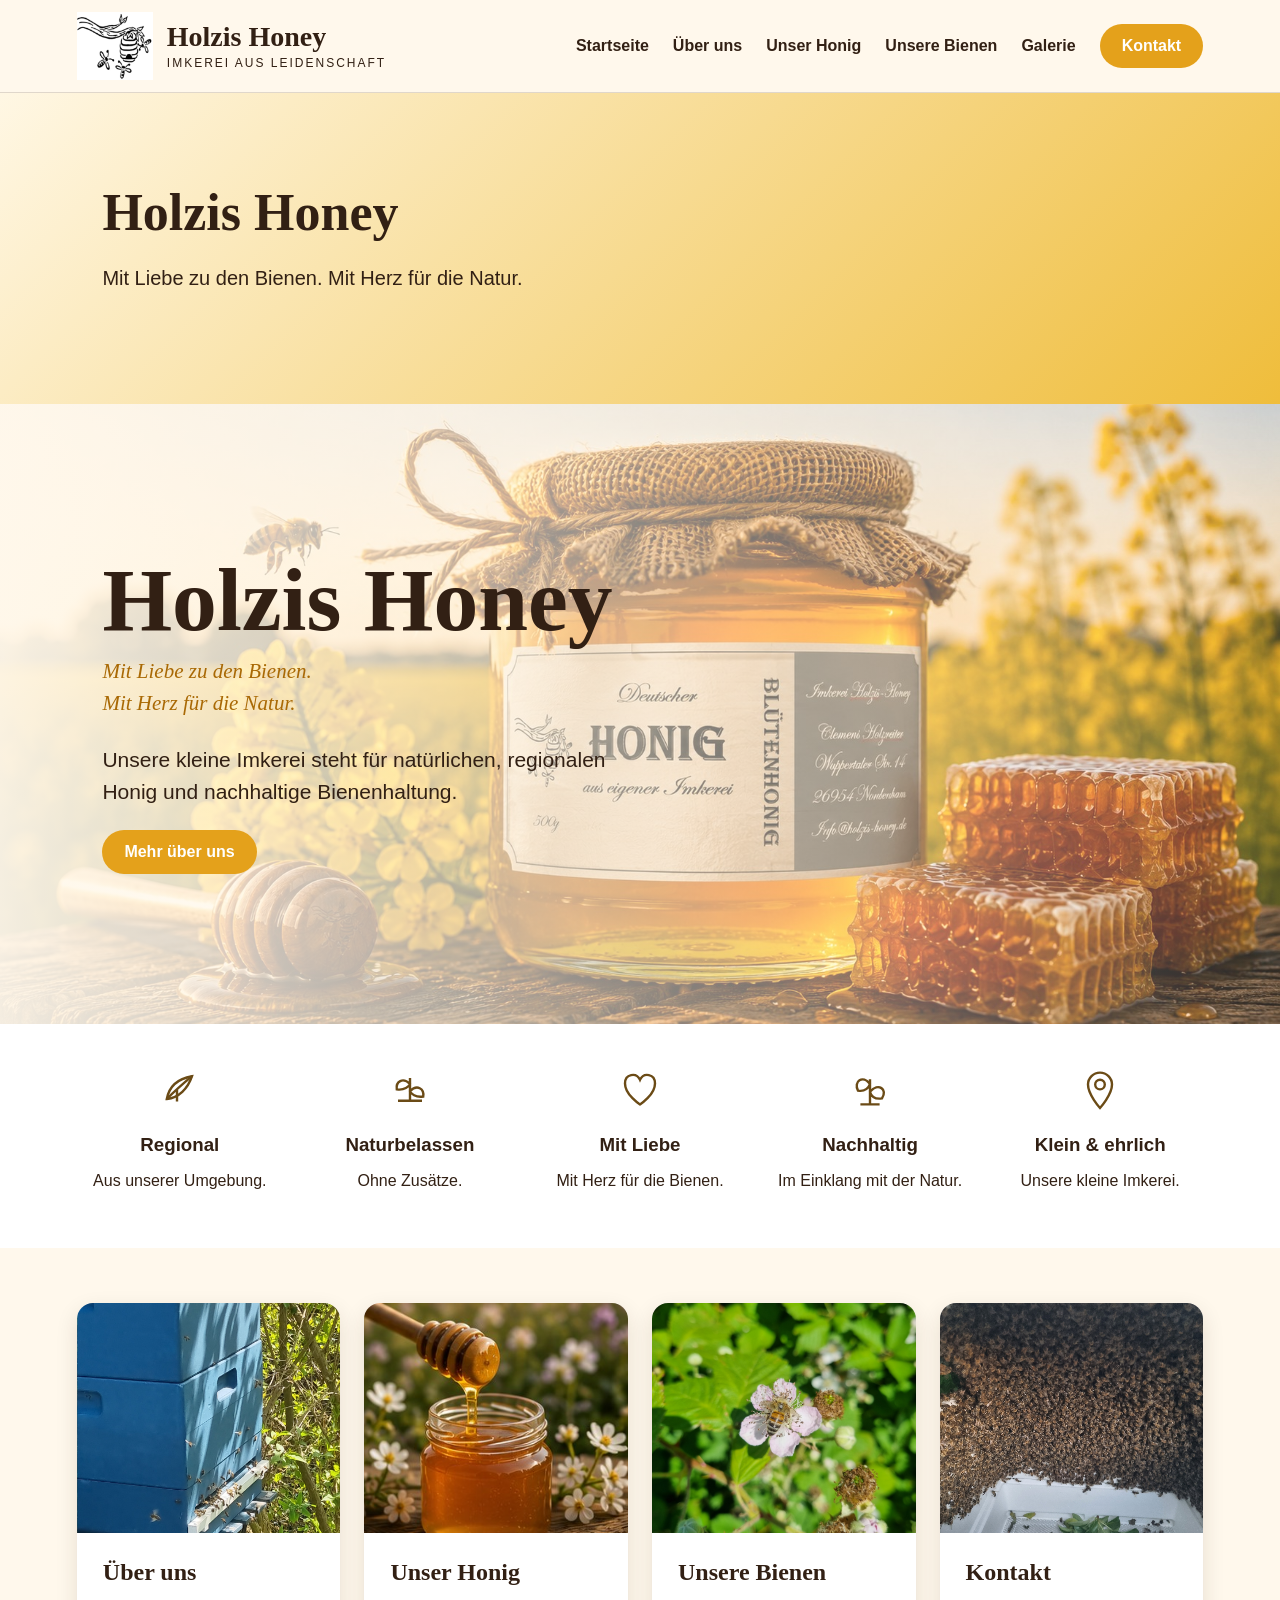
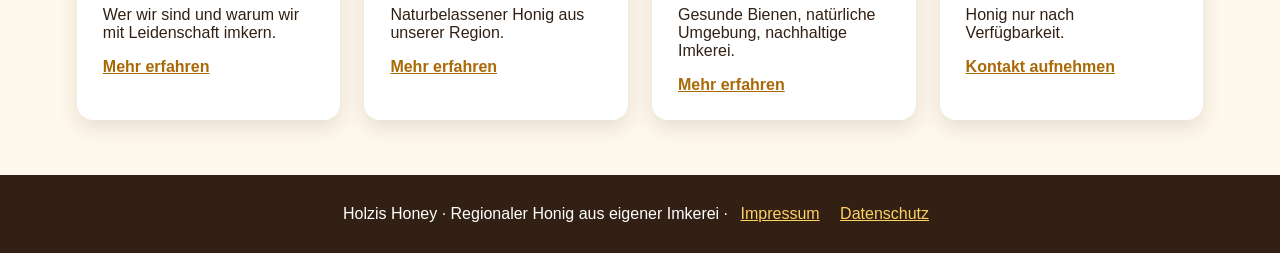
<file: index.html>
<!DOCTYPE html><html lang="de"><head><meta charset="UTF-8"><meta name="viewport" content="width=device-width, initial-scale=1.0"><title>Holzis Honey – Holzis Honey</title><link rel="stylesheet" href="css/style.css"></head><body>
<header><a class="logo-wrap" href="index.html"><img src="bilder/logo-holzis-honey.png" alt="Holzis Honey Logo"><div class="logo-text"><strong>Holzis Honey</strong><span>Imkerei aus Leidenschaft</span></div></a><nav><a href="index.html">Startseite</a><a href="ueber-uns.html">Über uns</a><a href="honig.html">Unser Honig</a><a href="bienen.html">Unsere Bienen</a><a href="galerie.html">Galerie</a><a class="btn" href="kontakt.html">Kontakt</a></nav></header>
<section class="page-hero"><h1>Holzis Honey</h1><p>Mit Liebe zu den Bienen. Mit Herz für die Natur.</p></section><section class="hero"><div><h1>Holzis Honey</h1><p class="script">Mit Liebe zu den Bienen.<br>Mit Herz für die Natur.</p><p>Unsere kleine Imkerei steht für natürlichen, regionalen Honig und nachhaltige Bienenhaltung.</p><a class="btn" href="ueber-uns.html">Mehr über uns</a></div></section><section class="values"><div class="value"><img src="icons/regional.svg"><h3>Regional</h3><p>Aus unserer Umgebung.</p></div><div class="value"><img src="icons/natur.svg"><h3>Naturbelassen</h3><p>Ohne Zusätze.</p></div><div class="value"><img src="icons/liebe.svg"><h3>Mit Liebe</h3><p>Mit Herz für die Bienen.</p></div><div class="value"><img src="icons/nachhaltig.svg"><h3>Nachhaltig</h3><p>Im Einklang mit der Natur.</p></div><div class="value"><img src="icons/standort.svg"><h3>Klein & ehrlich</h3><p>Unsere kleine Imkerei.</p></div></section><section class="cards"><article class="card"><div class="card-img img-ueber"></div><div class="card-body"><h2>Über uns</h2><p>Wer wir sind und warum wir mit Leidenschaft imkern.</p><a href="ueber-uns.html">Mehr erfahren</a></div></article><article class="card"><div class="card-img img-honig"></div><div class="card-body"><h2>Unser Honig</h2><p>Naturbelassener Honig aus unserer Region.</p><a href="honig.html">Mehr erfahren</a></div></article><article class="card"><div class="card-img img-bienen"></div><div class="card-body"><h2>Unsere Bienen</h2><p>Gesunde Bienen, natürliche Umgebung, nachhaltige Imkerei.</p><a href="bienen.html">Mehr erfahren</a></div></article><article class="card"><div class="card-img img-kontakt"></div><div class="card-body"><h2>Kontakt</h2><p>Honig nur nach Verfügbarkeit.</p><a href="kontakt.html">Kontakt aufnehmen</a></div></article></section>
<footer>Holzis Honey · Regionaler Honig aus eigener Imkerei · <a href="impressum.html">Impressum</a> <a href="datenschutz.html">Datenschutz</a></footer></body></html>
</file>
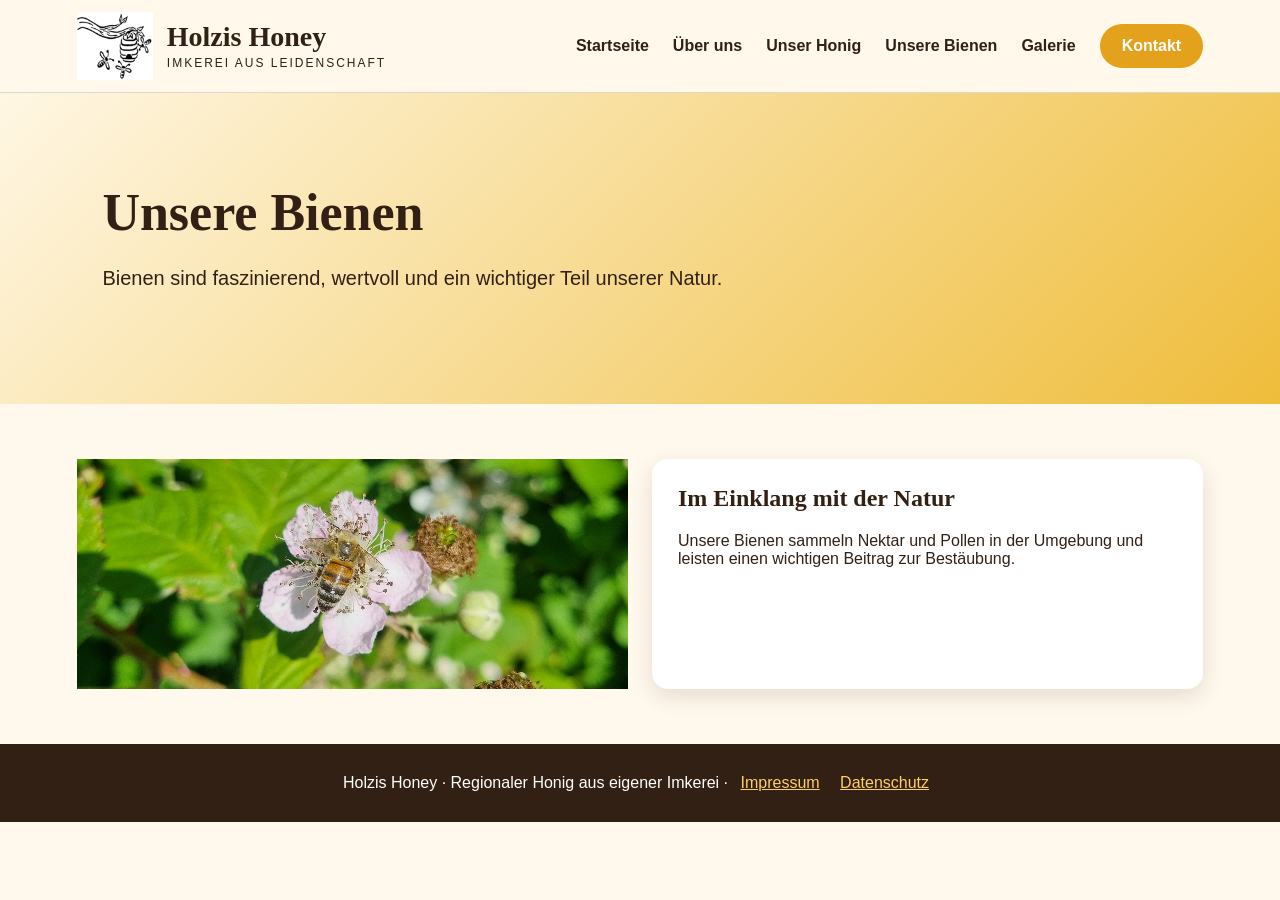
<file: bienen.html>
<!DOCTYPE html><html lang="de"><head><meta charset="UTF-8"><meta name="viewport" content="width=device-width, initial-scale=1.0"><title>Unsere Bienen – Holzis Honey</title><link rel="stylesheet" href="css/style.css"></head><body>
<header><a class="logo-wrap" href="index.html"><img src="bilder/logo-holzis-honey.png" alt="Holzis Honey Logo"><div class="logo-text"><strong>Holzis Honey</strong><span>Imkerei aus Leidenschaft</span></div></a><nav><a href="index.html">Startseite</a><a href="ueber-uns.html">Über uns</a><a href="honig.html">Unser Honig</a><a href="bienen.html">Unsere Bienen</a><a href="galerie.html">Galerie</a><a class="btn" href="kontakt.html">Kontakt</a></nav></header>
<section class="page-hero"><h1>Unsere Bienen</h1><p>Bienen sind faszinierend, wertvoll und ein wichtiger Teil unserer Natur.</p></section><section class="content-grid"><div class="content-img img-bienen"></div><div class="panel"><h2>Im Einklang mit der Natur</h2><p>Unsere Bienen sammeln Nektar und Pollen in der Umgebung und leisten einen wichtigen Beitrag zur Bestäubung.</p></div></section>
<footer>Holzis Honey · Regionaler Honig aus eigener Imkerei · <a href="impressum.html">Impressum</a> <a href="datenschutz.html">Datenschutz</a></footer></body></html>
</file>
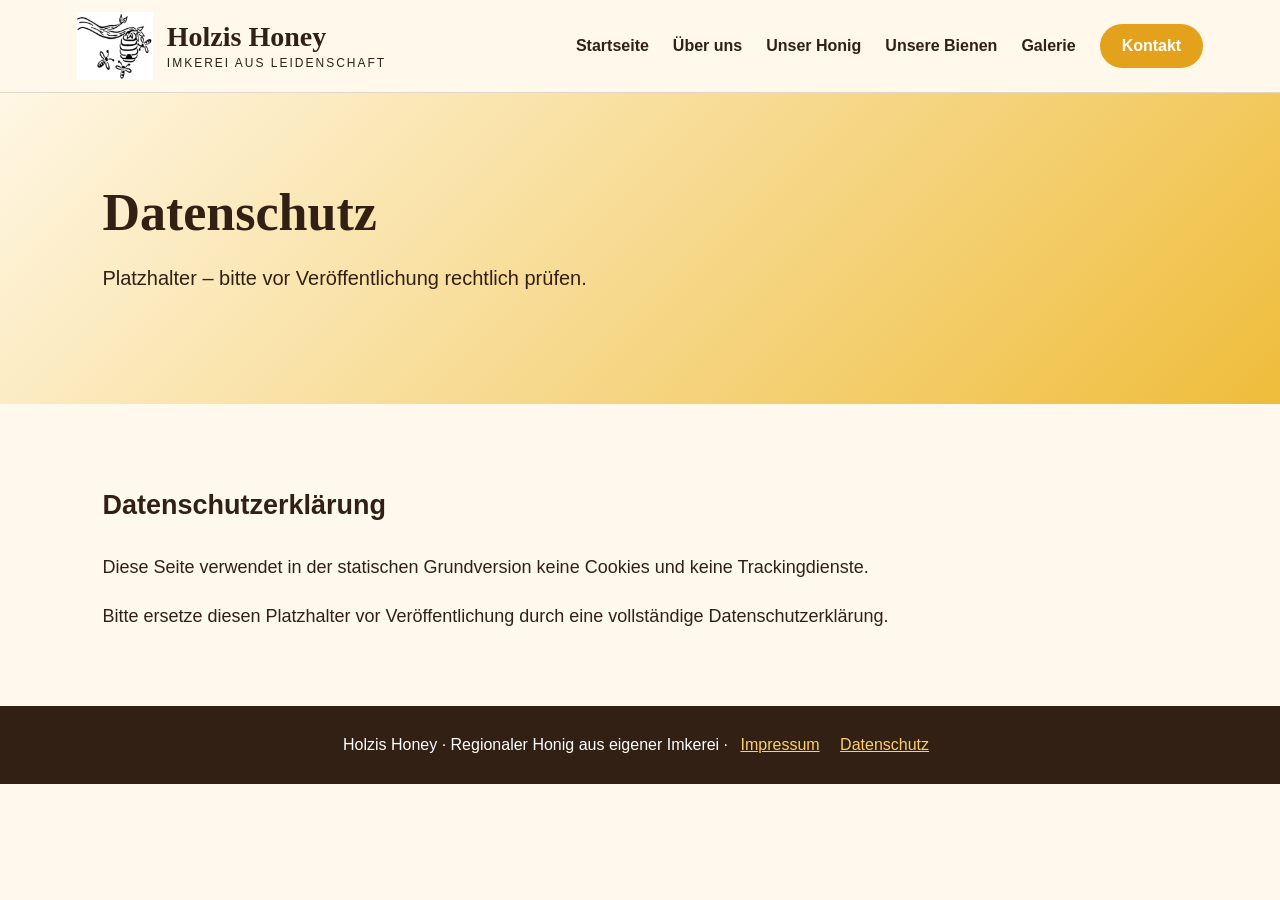
<file: datenschutz.html>
<!DOCTYPE html><html lang="de"><head><meta charset="UTF-8"><meta name="viewport" content="width=device-width, initial-scale=1.0"><title>Datenschutz – Holzis Honey</title><link rel="stylesheet" href="css/style.css"></head><body>
<header><a class="logo-wrap" href="index.html"><img src="bilder/logo-holzis-honey.png" alt="Holzis Honey Logo"><div class="logo-text"><strong>Holzis Honey</strong><span>Imkerei aus Leidenschaft</span></div></a><nav><a href="index.html">Startseite</a><a href="ueber-uns.html">Über uns</a><a href="honig.html">Unser Honig</a><a href="bienen.html">Unsere Bienen</a><a href="galerie.html">Galerie</a><a class="btn" href="kontakt.html">Kontakt</a></nav></header>
<section class="page-hero"><h1>Datenschutz</h1><p>Platzhalter – bitte vor Veröffentlichung rechtlich prüfen.</p></section><section class="text-section"><h2>Datenschutzerklärung</h2><p>Diese Seite verwendet in der statischen Grundversion keine Cookies und keine Trackingdienste.</p><p>Bitte ersetze diesen Platzhalter vor Veröffentlichung durch eine vollständige Datenschutzerklärung.</p></section>
<footer>Holzis Honey · Regionaler Honig aus eigener Imkerei · <a href="impressum.html">Impressum</a> <a href="datenschutz.html">Datenschutz</a></footer></body></html>
</file>
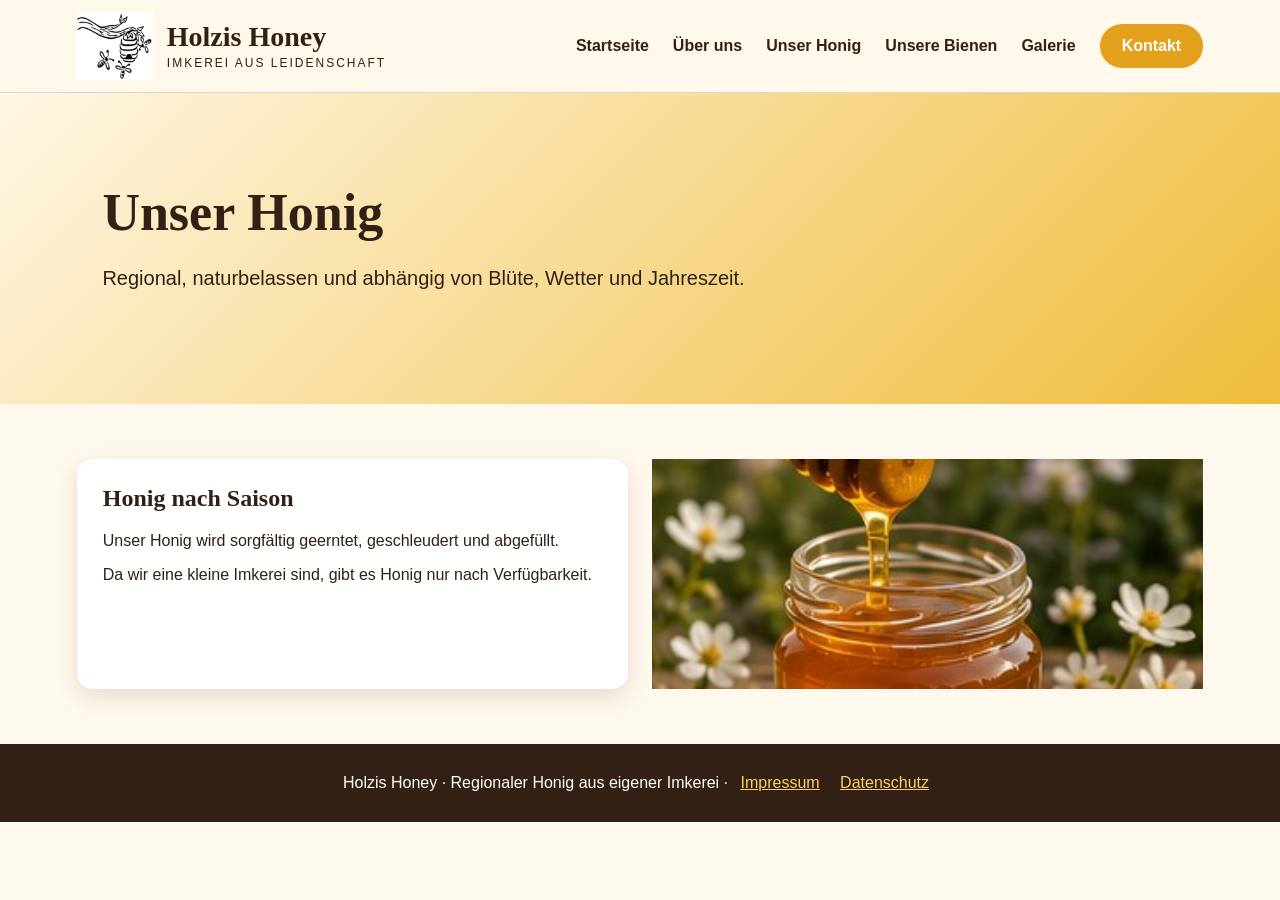
<file: honig.html>
<!DOCTYPE html><html lang="de"><head><meta charset="UTF-8"><meta name="viewport" content="width=device-width, initial-scale=1.0"><title>Unser Honig – Holzis Honey</title><link rel="stylesheet" href="css/style.css"></head><body>
<header><a class="logo-wrap" href="index.html"><img src="bilder/logo-holzis-honey.png" alt="Holzis Honey Logo"><div class="logo-text"><strong>Holzis Honey</strong><span>Imkerei aus Leidenschaft</span></div></a><nav><a href="index.html">Startseite</a><a href="ueber-uns.html">Über uns</a><a href="honig.html">Unser Honig</a><a href="bienen.html">Unsere Bienen</a><a href="galerie.html">Galerie</a><a class="btn" href="kontakt.html">Kontakt</a></nav></header>
<section class="page-hero"><h1>Unser Honig</h1><p>Regional, naturbelassen und abhängig von Blüte, Wetter und Jahreszeit.</p></section><section class="content-grid"><div class="panel"><h2>Honig nach Saison</h2><p>Unser Honig wird sorgfältig geerntet, geschleudert und abgefüllt.</p><p>Da wir eine kleine Imkerei sind, gibt es Honig nur nach Verfügbarkeit.</p></div><div class="content-img img-honig"></div></section>
<footer>Holzis Honey · Regionaler Honig aus eigener Imkerei · <a href="impressum.html">Impressum</a> <a href="datenschutz.html">Datenschutz</a></footer></body></html>
</file>
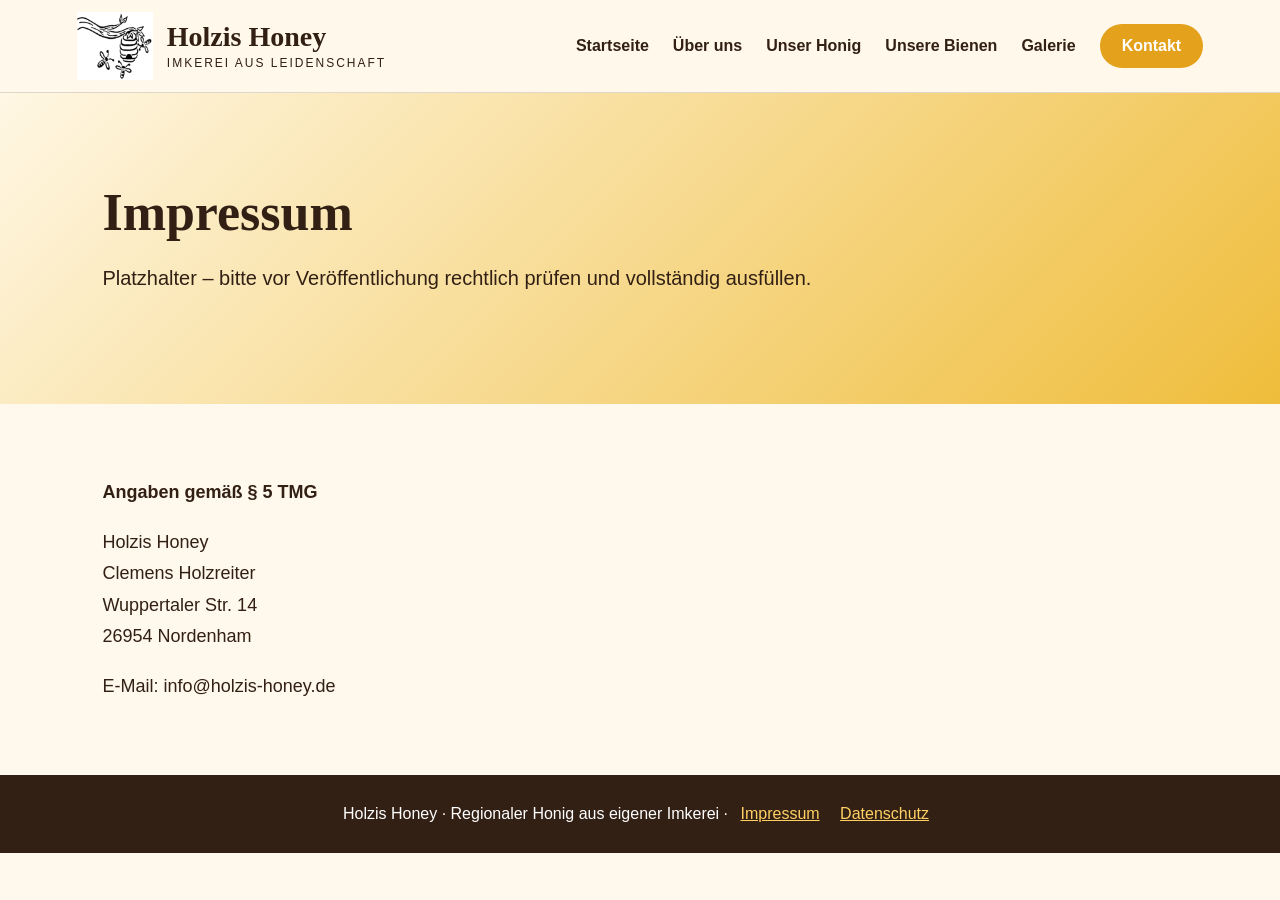
<file: impressum.html>
<!DOCTYPE html><html lang="de"><head><meta charset="UTF-8"><meta name="viewport" content="width=device-width, initial-scale=1.0"><title>Impressum – Holzis Honey</title><link rel="stylesheet" href="css/style.css"></head><body>
<header><a class="logo-wrap" href="index.html"><img src="bilder/logo-holzis-honey.png" alt="Holzis Honey Logo"><div class="logo-text"><strong>Holzis Honey</strong><span>Imkerei aus Leidenschaft</span></div></a><nav><a href="index.html">Startseite</a><a href="ueber-uns.html">Über uns</a><a href="honig.html">Unser Honig</a><a href="bienen.html">Unsere Bienen</a><a href="galerie.html">Galerie</a><a class="btn" href="kontakt.html">Kontakt</a></nav></header>
<section class="page-hero"><h1>Impressum</h1><p>Platzhalter – bitte vor Veröffentlichung rechtlich prüfen und vollständig ausfüllen.</p></section><section class="text-section"><p><strong>Angaben gemäß § 5 TMG</strong></p><p>Holzis Honey<br>Clemens Holzreiter<br>Wuppertaler Str. 14<br>26954 Nordenham</p><p>E-Mail: info@holzis-honey.de</p></section>
<footer>Holzis Honey · Regionaler Honig aus eigener Imkerei · <a href="impressum.html">Impressum</a> <a href="datenschutz.html">Datenschutz</a></footer></body></html>
</file>
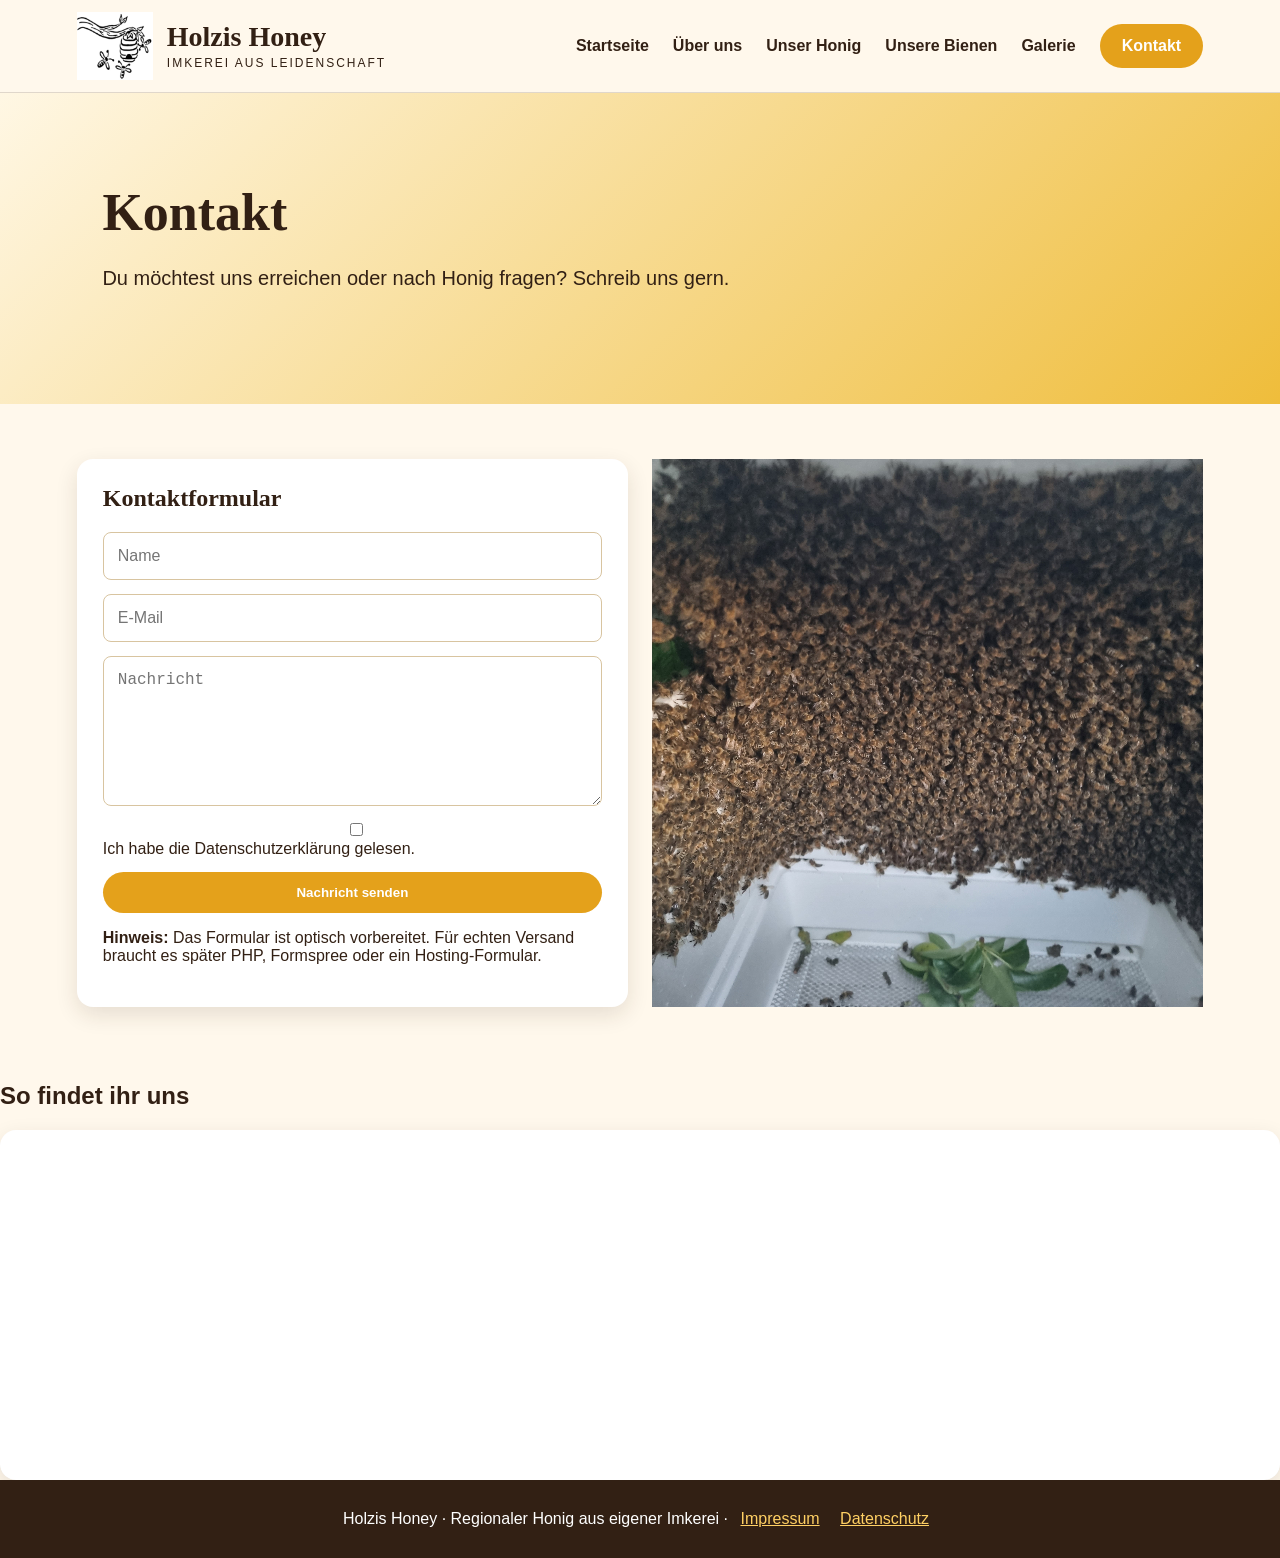
<file: kontakt.html>
<!DOCTYPE html><html lang="de"><head><meta charset="UTF-8"><meta name="viewport" content="width=device-width, initial-scale=1.0"><title>Kontakt – Holzis Honey</title><link rel="stylesheet" href="css/style.css"></head><body>
<header><a class="logo-wrap" href="index.html"><img src="bilder/logo-holzis-honey.png" alt="Holzis Honey Logo"><div class="logo-text"><strong>Holzis Honey</strong><span>Imkerei aus Leidenschaft</span></div></a><nav><a href="index.html">Startseite</a><a href="ueber-uns.html">Über uns</a><a href="honig.html">Unser Honig</a><a href="bienen.html">Unsere Bienen</a><a href="galerie.html">Galerie</a><a class="btn" href="kontakt.html">Kontakt</a></nav></header>
<section class="page-hero"><h1>Kontakt</h1><p>Du möchtest uns erreichen oder nach Honig fragen? Schreib uns gern.</p></section><section class="content-grid"><div class="panel"><h2>Kontaktformular</h2><form><input type="text" placeholder="Name" required><input type="email" placeholder="E-Mail" required><textarea placeholder="Nachricht"></textarea><label><input type="checkbox" required> Ich habe die Datenschutzerklärung gelesen.</label><button class="btn" type="submit">Nachricht senden</button></form><p><strong>Hinweis:</strong> Das Formular ist optisch vorbereitet. Für echten Versand braucht es später PHP, Formspree oder ein Hosting-Formular.</p></div><div class="content-img img-kontakt"></div></section>
<section class="location-section">
<h2 class="map-title">So findet ihr uns</h2>
<div class="map"><div class="map">
<iframe src="https://www.google.com/maps/embed?pb=!1m18!1m12!1m3!1d2374.0447904439025!2d8.469097143594375!3d53.4855295037929!2m3!1f0!2f0!3f0!3m2!1i1024!2i768!4f13.1!3m3!1m2!1s0x47b6b90ffb6b7ec3%3A0xe35714eed0188867!2sHolzis-Honey!5e0!3m2!1sde!2sde!4v1781005192734!5m2!1sde!2sde" width="600" height="450" style="border:0;" allowfullscreen="" loading="lazy" referrerpolicy="no-referrer-when-downgrade"></iframe></div></section>
<footer>Holzis Honey · Regionaler Honig aus eigener Imkerei · <a href="impressum.html">Impressum</a> <a href="datenschutz.html">Datenschutz</a></footer></body></html>
</file>
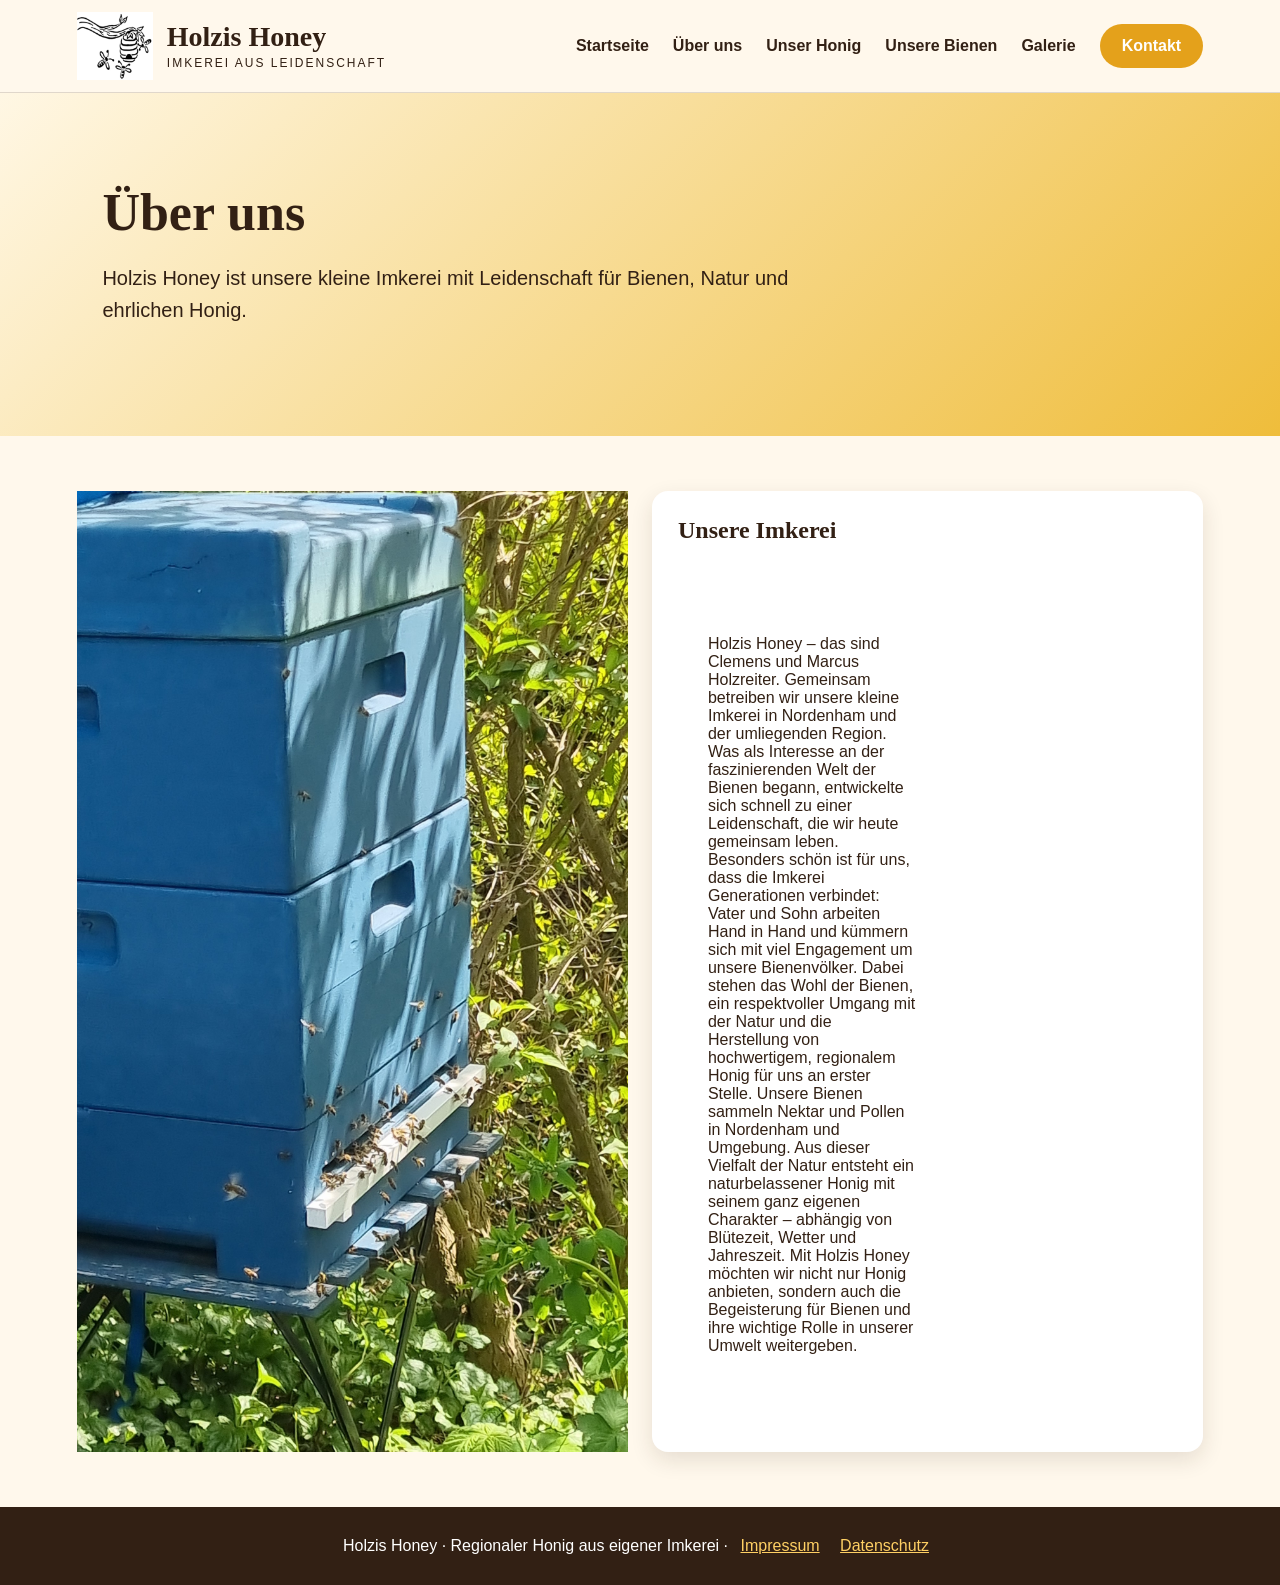
<file: ueber-uns.html>
<!DOCTYPE html><html lang="de"><head><meta charset="UTF-8"><meta name="viewport" content="width=device-width, initial-scale=1.0"><title>Über uns – Holzis Honey</title><link rel="stylesheet" href="css/style.css"></head><body>
<header><a class="logo-wrap" href="index.html"><img src="bilder/logo-holzis-honey.png" alt="Holzis Honey Logo"><div class="logo-text"><strong>Holzis Honey</strong><span>Imkerei aus Leidenschaft</span></div></a><nav><a href="index.html">Startseite</a><a href="ueber-uns.html">Über uns</a><a href="honig.html">Unser Honig</a><a href="bienen.html">Unsere Bienen</a><a href="galerie.html">Galerie</a><a class="btn" href="kontakt.html">Kontakt</a></nav></header>
<section class="page-hero"><h1>Über uns</h1><p>Holzis Honey ist unsere kleine Imkerei mit Leidenschaft für Bienen, Natur und ehrlichen Honig.</p></section><section class="content-grid"><div class="content-img img-ueber"></div><div class="panel"><h2>Unsere Imkerei</h2><section class="content-grid">
    <p>
      Holzis Honey – das sind Clemens und Marcus Holzreiter.

      Gemeinsam betreiben wir unsere kleine Imkerei in Nordenham und der umliegenden Region.
      Was als Interesse an der faszinierenden Welt der Bienen begann, entwickelte sich schnell
      zu einer Leidenschaft, die wir heute gemeinsam leben.
      Besonders schön ist für uns, dass die Imkerei Generationen verbindet:
      Vater und Sohn arbeiten Hand in Hand und kümmern sich mit viel Engagement um unsere Bienenvölker.
      Dabei stehen das Wohl der Bienen, ein respektvoller Umgang mit der Natur und die Herstellung
      von hochwertigem, regionalem Honig für uns an erster Stelle.
      Unsere Bienen sammeln Nektar und Pollen in Nordenham und Umgebung.
      Aus dieser Vielfalt der Natur entsteht ein naturbelassener Honig mit seinem ganz eigenen Charakter –
      abhängig von Blütezeit, Wetter und Jahreszeit.
      Mit Holzis Honey möchten wir nicht nur Honig anbieten, sondern auch die Begeisterung für Bienen
      und ihre wichtige Rolle in unserer Umwelt weitergeben.
    </p>
  </div>
</section></div></section>
<footer>Holzis Honey · Regionaler Honig aus eigener Imkerei · <a href="impressum.html">Impressum</a> <a href="datenschutz.html">Datenschutz</a></footer></body></html>
</file>
<file: css/style.css>
:root {
  --honey: #e4a11b;
  --honey-dark: #a96905;
  --brown: #322014;
  --cream: #fff8ec;
  --green: #20361e;
}

* {
  box-sizing: border-box;
}

body {
  margin: 0;
  font-family: Arial, sans-serif;
  background: var(--cream);
  color: var(--brown);
}

/* Header / Navigation */
header {
  background: rgba(255, 248, 236, .96);
  border-bottom: 1px solid rgba(50, 32, 20, .15);
  padding: 12px 6%;
  display: flex;
  justify-content: space-between;
  align-items: center;
  position: sticky;
  top: 0;
  z-index: 10;
}

.logo-wrap {
  display: flex;
  align-items: center;
  gap: 14px;
  text-decoration: none;
  color: var(--brown);
}

.logo-wrap img {
  width: 76px;
  height: auto;
}

.logo-text strong {
  display: block;
  font-family: Georgia, serif;
  font-size: 28px;
}

.logo-text span {
  font-size: 12px;
  letter-spacing: 2px;
  text-transform: uppercase;
}

nav {
  display: flex;
  gap: 24px;
  align-items: center;
}

nav a {
  color: var(--brown);
  text-decoration: none;
  font-weight: 600;
}

nav a:hover {
  color: var(--honey-dark);
}

.btn {
  display: inline-block;
  padding: 13px 22px;
  border-radius: 999px;
  background: var(--honey);
  color: white;
  text-decoration: none;
  font-weight: bold;
  border: 0;
  cursor: pointer;
}

/* Startseite */
.hero {
  min-height: 620px;
  display: grid;
  grid-template-columns: 1fr 1fr;
  align-items: center;
  padding: 70px 8%;
  background:
    linear-gradient(90deg, rgba(255, 248, 236, .95), rgba(255, 248, 236, .55), rgba(255, 248, 236, .15)),
    url('../bilder/hero.jpg'),
    linear-gradient(180deg, #ffe7a3, #e7c327 48%, #63722b);
  background-size: cover;
  background-position: center;
}

.hero h1 {
  font-family: Georgia, serif;
  font-size: clamp(54px, 7vw, 98px);
  line-height: 1;
  margin: 0 0 10px;
}

.script {
  font-family: Georgia, serif;
  font-style: italic;
  font-size: 31px;
  color: var(--honey-dark);
  margin: 0 0 24px;
}

.hero p {
  font-size: 21px;
  line-height: 1.55;
  max-width: 560px;
}

/* Unterseiten */
.page-hero {
  padding: 90px 8%;
  background: linear-gradient(135deg, #fff7e4, #efbd3b);
}

.page-hero h1 {
  font-family: Georgia, serif;
  font-size: 52px;
  margin: 0 0 12px;
}

.page-hero p {
  max-width: 720px;
  font-size: 20px;
  line-height: 1.6;
}

/* Werte / Icons */
.values {
  display: grid;
  grid-template-columns: repeat(5, 1fr);
  gap: 24px;
  padding: 42px 6%;
  background: white;
  text-align: center;
}

.value img {
  width: 48px;
  height: 48px;
  margin-bottom: 8px;
}

.value h3 {
  margin: 8px 0;
}

/* Layouts */
.cards,
.content-grid,
.gallery {
  padding: 55px 6%;
  display: grid;
  gap: 24px;
}

.cards {
  grid-template-columns: repeat(4, 1fr);
}

.content-grid {
  grid-template-columns: 1fr 1fr;
  align-items: stretch;
}

.gallery {
  grid-template-columns: repeat(3, 1fr);
}

/* Karten / Boxen */
.card,
.panel {
  background: white;
  border-radius: 16px;
  overflow: hidden;
  box-shadow: 0 8px 22px rgba(50, 32, 20, .12);
}

.card-img,
.gallery-img,
.content-img {
  min-height: 230px;
  background-size: cover;
  background-position: center;
  background-color: #e6c05a;
}

.card-body,
.panel {
  padding: 26px;
}

.card h2,
.panel h2 {
  font-family: Georgia, serif;
  margin-top: 0;
}

.card a {
  color: var(--honey-dark);
  font-weight: bold;
}

/* Kontaktseite: Bild rechts so hoch wie das Kontaktformular, Karte darunter */
.contact-left {
  display: flex;
  flex-direction: column;
}

.right-column {
  display: flex;
  flex-direction: column;
  gap: 24px;
}

.right-column .content-img {
  flex: 1;
  min-height: 100%;
}

.map {
  width: 100%;
  border-radius: 16px;
  overflow: hidden;
  box-shadow: 0 8px 22px rgba(50, 32, 20, .12);
  background: white;
}

.map iframe {
  display: block;
  width: 100%;
  height: 350px;
  border: 0;
}

/* Bilder */
.img-ueber {
  background-image: url('../bilder/ueber-uns.jpg'), linear-gradient(180deg, #f4cf33, #5d7028);
}

.img-honig {
  background-image: url('../bilder/honig.jpg'), linear-gradient(135deg, #f4c242, #8a4a09);
}

.img-bienen {
  background-image: url('../bilder/bienen.jpg'), linear-gradient(135deg, #eaf4d3, #617b2e);
}

.img-imkerei {
  background-image: url('../bilder/imkerei.jpg'), linear-gradient(180deg, #f7da54, #476024);
}

.img-kontakt {
  background-image: url('../bilder/kontakt.jpg'), linear-gradient(135deg, #e7c327, #506727);
}

.img-g1 {
  background-image: url('../bilder/galerie1.jpg'), linear-gradient(135deg, #f5d44e, #61722e);
}

.img-g2 {
  background-image: url('../bilder/galerie2.jpg'), linear-gradient(135deg, #f5c242, #7c4a13);
}

.img-g3 {
  background-image: url('../bilder/galerie3.jpg'), linear-gradient(135deg, #eaf4d3, #617b2e);
}

/* Textseiten */
.text-section {
  padding: 55px 8%;
  line-height: 1.75;
  font-size: 18px;
}

/* Formular */
form {
  display: grid;
  gap: 14px;
}

input,
textarea {
  width: 100%;
  padding: 14px;
  border: 1px solid #d8c4a0;
  border-radius: 8px;
  font-size: 16px;
}

textarea {
  min-height: 150px;
}

/* Footer */
footer {
  padding: 30px 6%;
  background: var(--brown);
  color: white;
  text-align: center;
}

footer a {
  color: #ffd064;
  margin: 0 8px;
}

/* Mobil */
@media (max-width: 950px) {
  header,
  nav {
    flex-direction: column;
  }

  nav {
    gap: 14px;
  }

  .hero,
  .content-grid,
  .cards,
  .gallery,
  .values {
    grid-template-columns: 1fr;
  }

  .hero {
    text-align: center;
  }

  .right-column .content-img {
    min-height: 320px;
  }

  .map iframe {
    height: 300px;
  }
}
</file>
